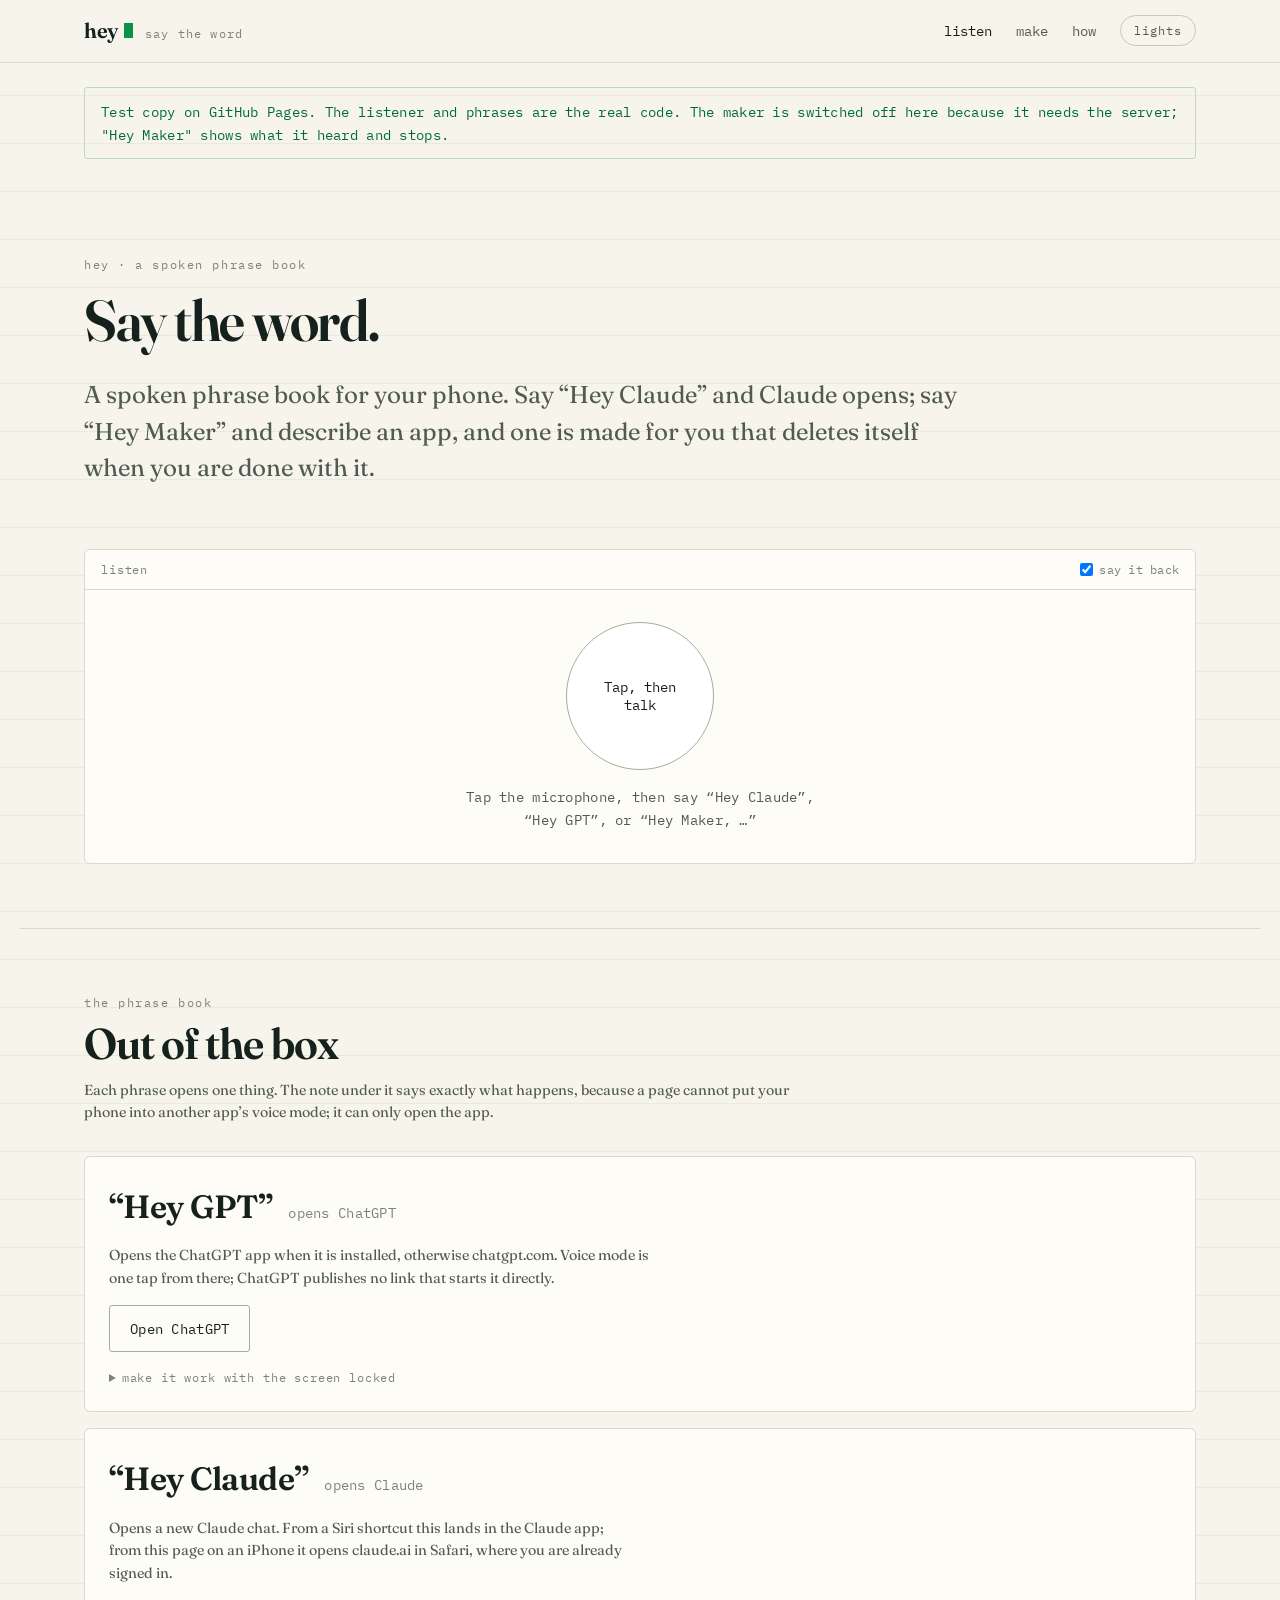
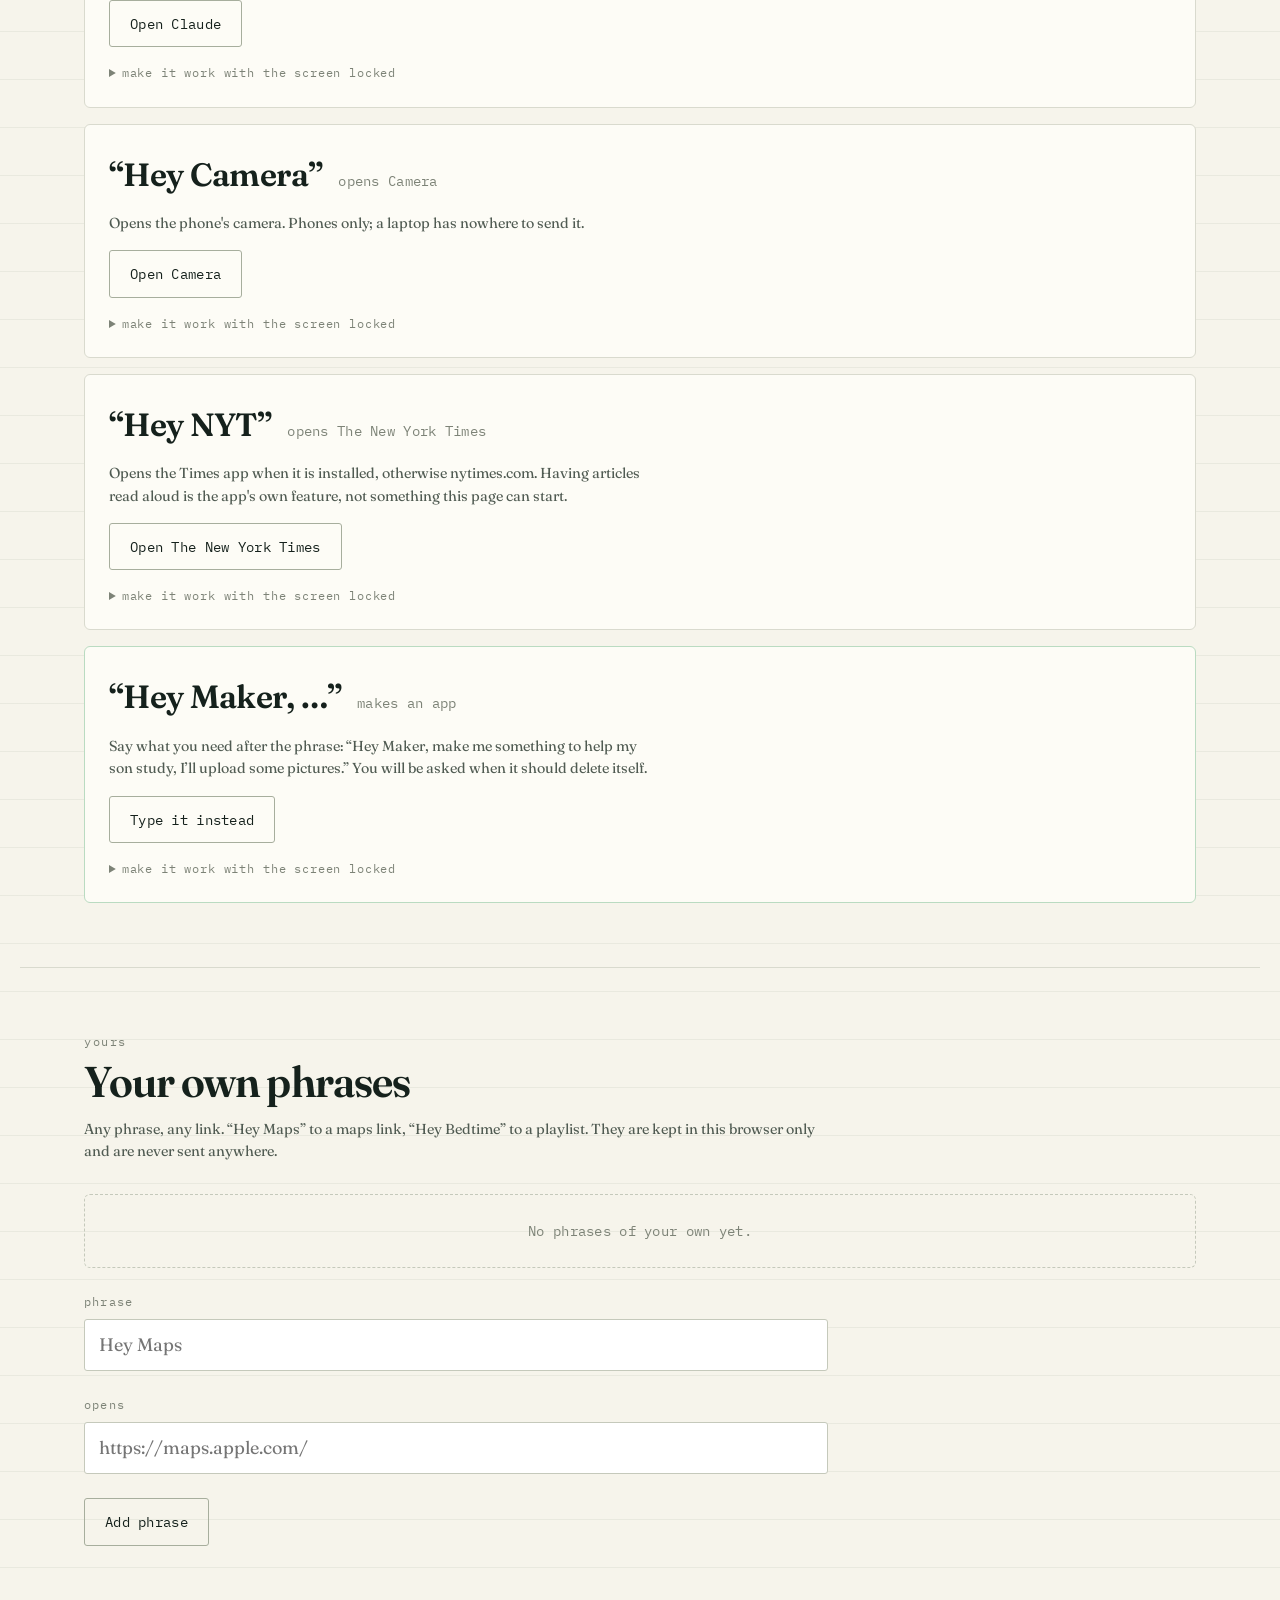
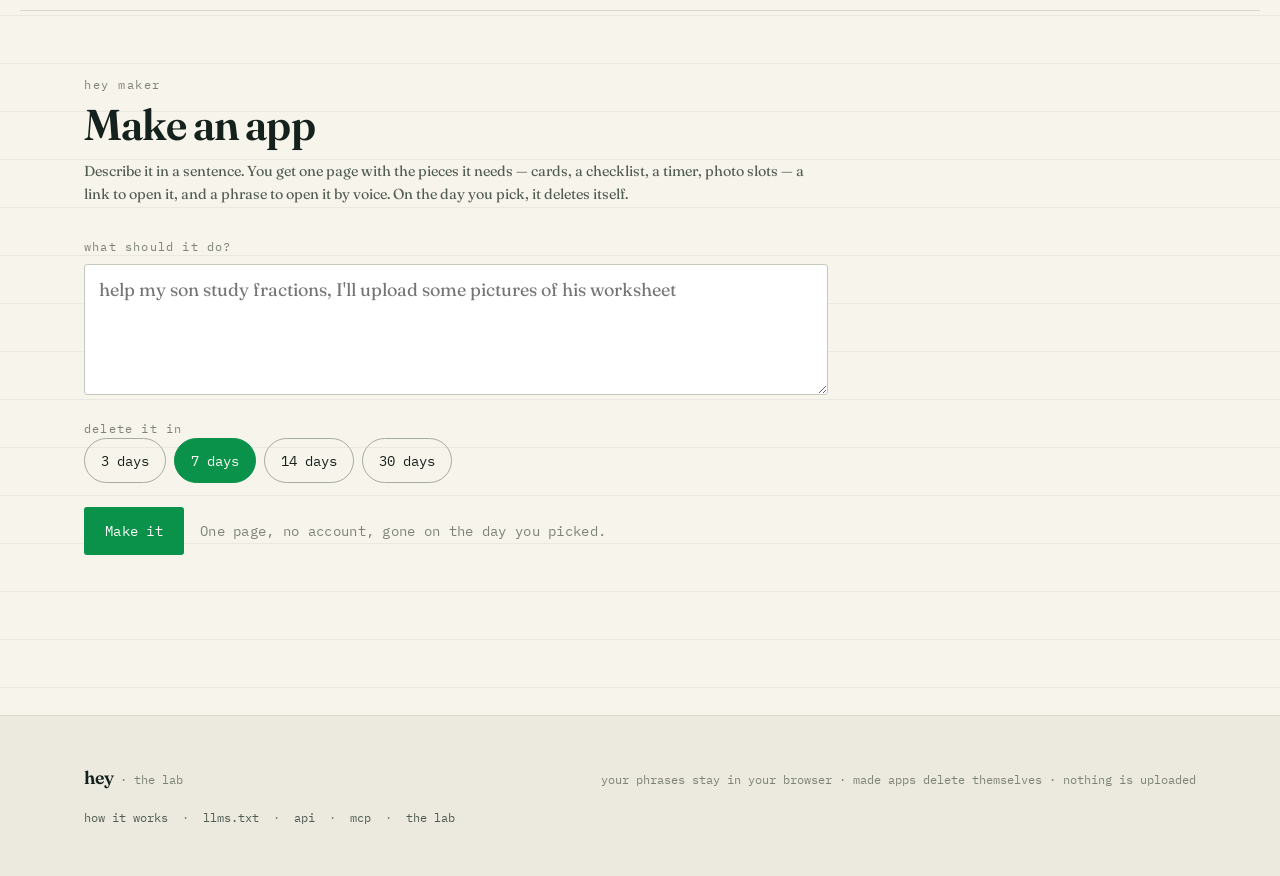
<file: index.html>
<!doctype html>
<html lang="en">
<head>
<meta charset="utf-8">
<meta name="viewport" content="width=device-width, initial-scale=1">
<title>Hey — say the word</title>
<meta name="description" content="A spoken phrase book for your phone. Say “Hey Claude” and Claude opens; say “Hey Maker” and describe an app, and one is made for you that deletes itself when you are done with it.">
<link rel="canonical" href="https://pflantzdog27.github.io/Hey-test/">
<meta name="robots" content="index, follow, max-image-preview:large">

<meta property="og:type" content="website">
<meta property="og:title" content="Hey — say the word">
<meta property="og:description" content="A spoken phrase book for your phone. Say “Hey Claude” and Claude opens; say “Hey Maker” and describe an app, and one is made for you that deletes itself when you are done with it.">
<meta property="og:url" content="https://pflantzdog27.github.io/Hey-test/">

<meta name="twitter:card" content="summary">

<meta name="theme-color" media="(prefers-color-scheme: dark)" content="#1c211d">
<meta name="theme-color" media="(prefers-color-scheme: light)" content="#f5f2ea">
<link rel="icon" href="favicon.svg" type="image/svg+xml">

<script>/* Runs before first paint so a returning visitor never sees the wrong theme
   flash. Kept deliberately tiny — its SHA-256 is baked into the CSP at build
   time, so every byte here is load-bearing. */
try{var t=localStorage.getItem('lab.theme');if(t==='light'||t==='dark')document.documentElement.setAttribute('data-theme',t)}catch(e){}
</script>

<link rel="preconnect" href="https://fonts.googleapis.com">
<link rel="preconnect" href="https://fonts.gstatic.com" crossorigin>
<link rel="stylesheet" href="https://fonts.googleapis.com/css2?family=Fraunces:ital,opsz,wght@0,9..144,300..900;1,9..144,300..900&amp;family=IBM+Plex+Mono:ital,wght@0,400;0,500;0,600;1,400&amp;display=swap">
<link rel="stylesheet" href="assets/hey.b710f0da8b.css">
<script src="assets/hey.450ac1e7c8.js" defer></script>

<link rel="manifest" href="manifest.webmanifest" />
</head>
<body>

      <a class="skip-link" href="#main">Skip to content</a>
      <header class="site-nav">
    <div class="frame nav-inner">
      <a href="./" class="nav-mark">
        <span class="nav-mark-name">hey</span
        ><span class="nav-mark-cursor" aria-hidden="true"></span>
        <span class="nav-mark-tag">say the word</span>
      </a>
      <nav class="nav-links" aria-label="Site">
        <a href="./" class="nav-link" aria-current="page"
      >listen</a
    > <a href="make" class="nav-link" 
      >make</a
    > <a href="how" class="nav-link" 
      >how</a
    >
        <button type="button" class="theme-toggle" data-theme-toggle aria-label="Toggle color theme">
          lights
        </button>
      </nav>
    </div>
  </header>
      <main id="main"><div class="frame"><p class="notice mono" role="status">Test copy on GitHub Pages. The listener and phrases are the real code. The maker is switched off here because it needs the server; "Hey Maker" shows what it heard and stops.</p></div>
      

      <section class="frame hero">
        <p class="eyebrow">hey · a spoken phrase book</p>
        <h1 class="hero-title">Say the word.</h1>
        <p class="hero-lede">A spoken phrase book for your phone. Say “Hey Claude” and Claude opens; say “Hey Maker” and describe an app, and one is made for you that deletes itself when you are done with it.</p>
      </section>

      <section class="frame band band--first" aria-labelledby="listen-h">
        <div class="listen panel" data-listener>
          <div class="panel-head">
            <span id="listen-h">listen</span>
            <label class="speak-toggle"><input type="checkbox" data-speak checked /> say it back</label>
          </div>
          <div class="panel-body listen-body">
            <button type="button" class="mic" data-listen aria-pressed="false" disabled>
              <span class="mic-ring" aria-hidden="true"></span>
              <span class="mic-label">Tap, then talk</span>
            </button>
            <p class="listen-status mono" data-status aria-live="polite">
              Voice needs JavaScript and a browser that can hear (Safari on iPhone, Chrome on Android).
              Every phrase below also works with a tap.
            </p>
            <p class="listen-heard" data-heard aria-live="polite" hidden></p>
          </div>
        </div>

        <div class="panel make-ask" data-make-panel hidden>
          <div class="panel-head"><span>hey maker</span><button type="button" class="btn btn--ghost" data-make-cancel>cancel</button></div>
          <div class="panel-body">
            <p class="make-ask-brief">“<span data-make-heard></span>”</p>
            <p class="mono">Delete it in how many days? Say a number, or tap one.</p>
            <p class="days-row">
              <button type="button" class="btn btn--line" data-make-days="3">3 days</button><button type="button" class="btn btn--line" data-make-days="7">7 days</button><button type="button" class="btn btn--line" data-make-days="14">14 days</button><button type="button" class="btn btn--line" data-make-days="30">30 days</button>
            </p>
          </div>
        </div>
      </section>

      <section class="frame band" aria-labelledby="book-h">
        <div class="section-head">
          <p class="eyebrow">the phrase book</p>
          <h2 id="book-h">Out of the box</h2>
          <p class="section-note">
            Each phrase opens one thing. The note under it says exactly what happens, because a page
            cannot put your phone into another app’s voice mode; it can only open the app.
          </p>
        </div>
        <ul class="phrases">
          <li class="phrase" data-target="gpt">
    <div class="phrase-say">
      <span class="phrase-text">“Hey GPT”</span>
      <span class="mono phrase-name">opens ChatGPT</span>
    </div>
    <p class="phrase-note">Opens the ChatGPT app when it is installed, otherwise chatgpt.com. Voice mode is one tap from there; ChatGPT publishes no link that starts it directly.</p>
    <p class="phrase-actions">
      <a class="btn btn--line" href="go/gpt/" data-go="gpt">Open ChatGPT</a>
    </p>
    <details class="howto">
    <summary class="mono">make it work with the screen locked</summary>
    <div class="howto-body">
      <p>
        A web page cannot listen while your phone is in your pocket; only Siri and Google Assistant
        can. So give them the phrase and point it at this link:
      </p>
      <p class="mono howto-url"><code>https://pflantzdog27.github.io/Hey-test/go/gpt</code></p>
      <ol>
        <li>
          <strong>iPhone.</strong> Shortcuts → <em>+</em> → name it <em>Hey GPT</em> → add the
          action <em>Open URLs</em> and paste the link. Then say “Siri, Hey GPT”.
        </li>
        <li>
          <strong>Android.</strong> Google Assistant → Routines → <em>New</em> → starter
          <em>When I say “Hey GPT”</em> → add the action <em>Try adding your own</em> and type
          <em>open https://pflantzdog27.github.io/Hey-test/go/gpt</em>.
        </li>
      </ol>
    </div>
  </details>
  </li><li class="phrase" data-target="claude">
    <div class="phrase-say">
      <span class="phrase-text">“Hey Claude”</span>
      <span class="mono phrase-name">opens Claude</span>
    </div>
    <p class="phrase-note">Opens a new Claude chat. From a Siri shortcut this lands in the Claude app; from this page on an iPhone it opens claude.ai in Safari, where you are already signed in.</p>
    <p class="phrase-actions">
      <a class="btn btn--line" href="go/claude/" data-go="claude">Open Claude</a>
    </p>
    <details class="howto">
    <summary class="mono">make it work with the screen locked</summary>
    <div class="howto-body">
      <p>
        A web page cannot listen while your phone is in your pocket; only Siri and Google Assistant
        can. So give them the phrase and point it at this link:
      </p>
      <p class="mono howto-url"><code>https://pflantzdog27.github.io/Hey-test/go/claude</code></p>
      <ol>
        <li>
          <strong>iPhone.</strong> Shortcuts → <em>+</em> → name it <em>Hey Claude</em> → add the
          action <em>Open URLs</em> and paste the link. Then say “Siri, Hey Claude”.
        </li>
        <li>
          <strong>Android.</strong> Google Assistant → Routines → <em>New</em> → starter
          <em>When I say “Hey Claude”</em> → add the action <em>Try adding your own</em> and type
          <em>open https://pflantzdog27.github.io/Hey-test/go/claude</em>.
        </li>
      </ol>
    </div>
  </details>
  </li><li class="phrase" data-target="camera">
    <div class="phrase-say">
      <span class="phrase-text">“Hey Camera”</span>
      <span class="mono phrase-name">opens Camera</span>
    </div>
    <p class="phrase-note">Opens the phone&#39;s camera. Phones only; a laptop has nowhere to send it.</p>
    <p class="phrase-actions">
      <a class="btn btn--line" href="go/camera/" data-go="camera">Open Camera</a>
    </p>
    <details class="howto">
    <summary class="mono">make it work with the screen locked</summary>
    <div class="howto-body">
      <p>
        A web page cannot listen while your phone is in your pocket; only Siri and Google Assistant
        can. So give them the phrase and point it at this link:
      </p>
      <p class="mono howto-url"><code>https://pflantzdog27.github.io/Hey-test/go/camera</code></p>
      <ol>
        <li>
          <strong>iPhone.</strong> Shortcuts → <em>+</em> → name it <em>Hey Camera</em> → add the
          action <em>Open URLs</em> and paste the link. Then say “Siri, Hey Camera”.
        </li>
        <li>
          <strong>Android.</strong> Google Assistant → Routines → <em>New</em> → starter
          <em>When I say “Hey Camera”</em> → add the action <em>Try adding your own</em> and type
          <em>open https://pflantzdog27.github.io/Hey-test/go/camera</em>.
        </li>
      </ol>
    </div>
  </details>
  </li><li class="phrase" data-target="nyt">
    <div class="phrase-say">
      <span class="phrase-text">“Hey NYT”</span>
      <span class="mono phrase-name">opens The New York Times</span>
    </div>
    <p class="phrase-note">Opens the Times app when it is installed, otherwise nytimes.com. Having articles read aloud is the app&#39;s own feature, not something this page can start.</p>
    <p class="phrase-actions">
      <a class="btn btn--line" href="go/nyt/" data-go="nyt">Open The New York Times</a>
    </p>
    <details class="howto">
    <summary class="mono">make it work with the screen locked</summary>
    <div class="howto-body">
      <p>
        A web page cannot listen while your phone is in your pocket; only Siri and Google Assistant
        can. So give them the phrase and point it at this link:
      </p>
      <p class="mono howto-url"><code>https://pflantzdog27.github.io/Hey-test/go/nyt</code></p>
      <ol>
        <li>
          <strong>iPhone.</strong> Shortcuts → <em>+</em> → name it <em>Hey NYT</em> → add the
          action <em>Open URLs</em> and paste the link. Then say “Siri, Hey NYT”.
        </li>
        <li>
          <strong>Android.</strong> Google Assistant → Routines → <em>New</em> → starter
          <em>When I say “Hey NYT”</em> → add the action <em>Try adding your own</em> and type
          <em>open https://pflantzdog27.github.io/Hey-test/go/nyt</em>.
        </li>
      </ol>
    </div>
  </details>
  </li>
          <li class="phrase phrase--maker" data-target="maker">
            <div class="phrase-say">
              <span class="phrase-text">“Hey Maker, …”</span>
              <span class="mono phrase-name">makes an app</span>
            </div>
            <p class="phrase-note">
              Say what you need after the phrase: “Hey Maker, make me something to help my son study,
              I’ll upload some pictures.” You will be asked when it should delete itself.
            </p>
            <p class="phrase-actions"><a class="btn btn--line" href="make">Type it instead</a></p>
            <details class="howto">
    <summary class="mono">make it work with the screen locked</summary>
    <div class="howto-body">
      <p>
        A web page cannot listen while your phone is in your pocket; only Siri and Google Assistant
        can. So give them the phrase and point it at this link:
      </p>
      <p class="mono howto-url"><code>https://pflantzdog27.github.io/Hey-test/make</code></p>
      <ol>
        <li>
          <strong>iPhone.</strong> Shortcuts → <em>+</em> → name it <em>Maker</em> → add the
          action <em>Open URLs</em> and paste the link. Then say “Siri, Maker”.
        </li>
        <li>
          <strong>Android.</strong> Google Assistant → Routines → <em>New</em> → starter
          <em>When I say “Maker”</em> → add the action <em>Try adding your own</em> and type
          <em>open https://pflantzdog27.github.io/Hey-test/make</em>.
        </li>
      </ol>
    </div>
  </details>
          </li>
        </ul>
      </section>

      <section class="frame band" aria-labelledby="mine-h" data-personal>
        <div class="section-head">
          <p class="eyebrow">yours</p>
          <h2 id="mine-h">Your own phrases</h2>
          <p class="section-note">
            Any phrase, any link. “Hey Maps” to a maps link, “Hey Bedtime” to a playlist. They are
            kept in this browser only and are never sent anywhere.
          </p>
        </div>
        <ul class="phrases phrases--personal" data-personal-list>
          <li class="empty mono" data-personal-empty>
            Adding a phrase needs JavaScript, because the list lives in your browser.
          </li>
        </ul>
        <form class="personal-form" data-personal-form hidden>
          <label class="field">
            <span class="field-label mono">phrase</span>
            <input name="phrase" type="text" maxlength="40" required placeholder="Hey Maps" />
          </label>
          <label class="field">
            <span class="field-label mono">opens</span>
            <input name="url" type="url" maxlength="500" required placeholder="https://maps.apple.com/" inputmode="url" />
          </label>
          <p class="form-actions"><button type="submit" class="btn btn--line">Add phrase</button></p>
        </form>
      </section>

      <section class="frame band" aria-labelledby="make-h" id="make">
        <div class="section-head">
          <p class="eyebrow">hey maker</p>
          <h2 id="make-h">Make an app</h2>
          <p class="section-note">
            Describe it in a sentence. You get one page with the pieces it needs — cards, a checklist,
            a timer, photo slots — a link to open it, and a phrase to open it by voice. On the day you
            pick, it deletes itself.
          </p>
        </div>
        <form class="make-form" method="get" action="make" data-make-form>
    <label class="field">
      <span class="field-label mono">what should it do?</span>
      <textarea name="brief" rows="4" maxlength="600" required
        placeholder="help my son study fractions, I'll upload some pictures of his worksheet" data-make-brief></textarea>
    </label>
    <fieldset class="field days">
      <legend class="field-label mono">delete it in</legend>
      <div class="days-row">
        <label class="day">
            <input type="radio" name="days" value="3"  />
            <span>3 days</span>
          </label><label class="day">
            <input type="radio" name="days" value="7" checked />
            <span>7 days</span>
          </label><label class="day">
            <input type="radio" name="days" value="14"  />
            <span>14 days</span>
          </label><label class="day">
            <input type="radio" name="days" value="30"  />
            <span>30 days</span>
          </label>
      </div>
    </fieldset>
    <p class="form-actions">
      <button type="submit" class="btn btn--solid">Make it</button>
      <span class="mono form-note">One page, no account, gone on the day you picked.</span>
    </p>
  </form>
        <div class="my-apps" data-my-apps hidden>
          <h3 class="mono">Made on this device</h3>
          <ul data-my-apps-list></ul>
        </div>
      </section>
    </main>
      <footer class="colophon">
    <div class="frame colophon-inner">
      <span class="c-mark">hey<span class="c-mark-tag">·&nbsp;the lab</span></span>
      <span>your phrases stay in your browser · made apps delete themselves · nothing is uploaded</span>
      <span class="c-links">
        <a href="how">how it works</a> &nbsp;·&nbsp; <a href="https://github.com/pflantzdog27/hey-test">llms.txt</a> &nbsp;·&nbsp;
        <a href="https://github.com/pflantzdog27/hey-test">api</a> &nbsp;·&nbsp; <a href="https://github.com/pflantzdog27/hey-test">mcp</a> &nbsp;·&nbsp;
        <a href="https://pflantzer.com">the lab</a>
      </span>
    </div>
  </footer>
      <script type="application/json" id="hey-data">{"targets":[{"slug":"gpt","name":"ChatGPT","phrase":"Hey GPT","aliases":["gpt","g p t","chat gpt","chatgpt","chat g p t","jpt"],"web":"https://chatgpt.com/","ios":"chatgpt://","android":"https://chatgpt.com/"},{"slug":"claude","name":"Claude","phrase":"Hey Claude","aliases":["claude","claud","clod","clawed","cloud","klaud"],"web":"https://claude.ai/new","ios":"https://claude.ai/new","android":"https://claude.ai/new"},{"slug":"camera","name":"Camera","phrase":"Hey Camera","aliases":["camera","cam","photo","take a picture","take a photo"],"web":null,"ios":"camera://","android":"intent:#Intent;action=android.media.action.STILL_IMAGE_CAMERA;end"},{"slug":"nyt","name":"The New York Times","phrase":"Hey NYT","aliases":["nyt","n y t","times","new york times","the times","nytimes","and why tea"],"web":"https://www.nytimes.com/","ios":"nytimes://","android":"https://www.nytimes.com/"}],"maker":{"phrase":"Hey Maker","aliases":["maker","make her","baker","makeup","make a","make me","maker app"]}}</script>
    
</body>
</html>
</file>
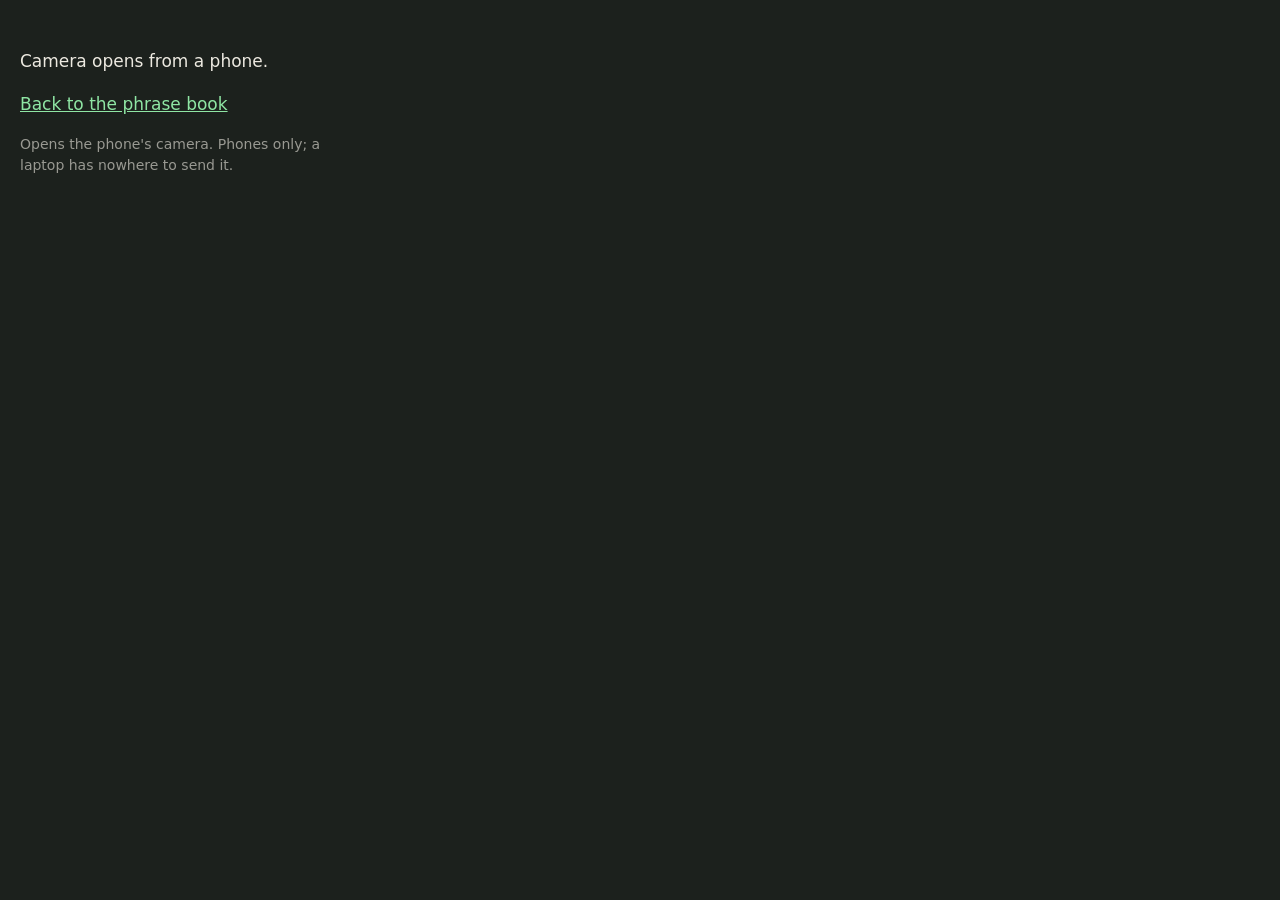
<file: go/camera/index.html>
<!doctype html>
<html lang="en"><head><meta charset="utf-8"><meta name="viewport" content="width=device-width,initial-scale=1">
<meta name="robots" content="noindex"><title>Opening Camera</title>
<style>body{font:17px/1.5 -apple-system,system-ui,sans-serif;margin:0;padding:32px 20px;background:#1c211d;color:#ece9e0}a{color:#8fe6a4}p{max-width:36ch}</style>
</head><body>
<p id="msg">Opening Camera…</p>
<p><a id="link" href="../../">Back to the phrase book</a></p>
<p style="opacity:.6;font-size:14px">Opens the phone&#39;s camera. Phones only; a laptop has nowhere to send it.</p>
<script>
(function () {
  var t = {"ios":"camera://","android":"intent:#Intent;action=android.media.action.STILL_IMAGE_CAMERA;end","web":null};
  var ua = navigator.userAgent;
  var p = /iPhone|iPad|iPod/i.test(ua) ? 'ios' : /Android/i.test(ua) ? 'android' : 'other';
  var href = (p === 'ios' && t.ios) || (p === 'android' && t.android) || t.web;
  if (!href) { document.getElementById('msg').textContent = "Camera" + ' opens from a phone.'; return; }
  document.getElementById('link').href = href;
  location.href = href;
  if (t.web && href !== t.web) setTimeout(function () { if (!document.hidden) location.href = t.web; }, 1600);
})();
</script>
</body></html>
</file>
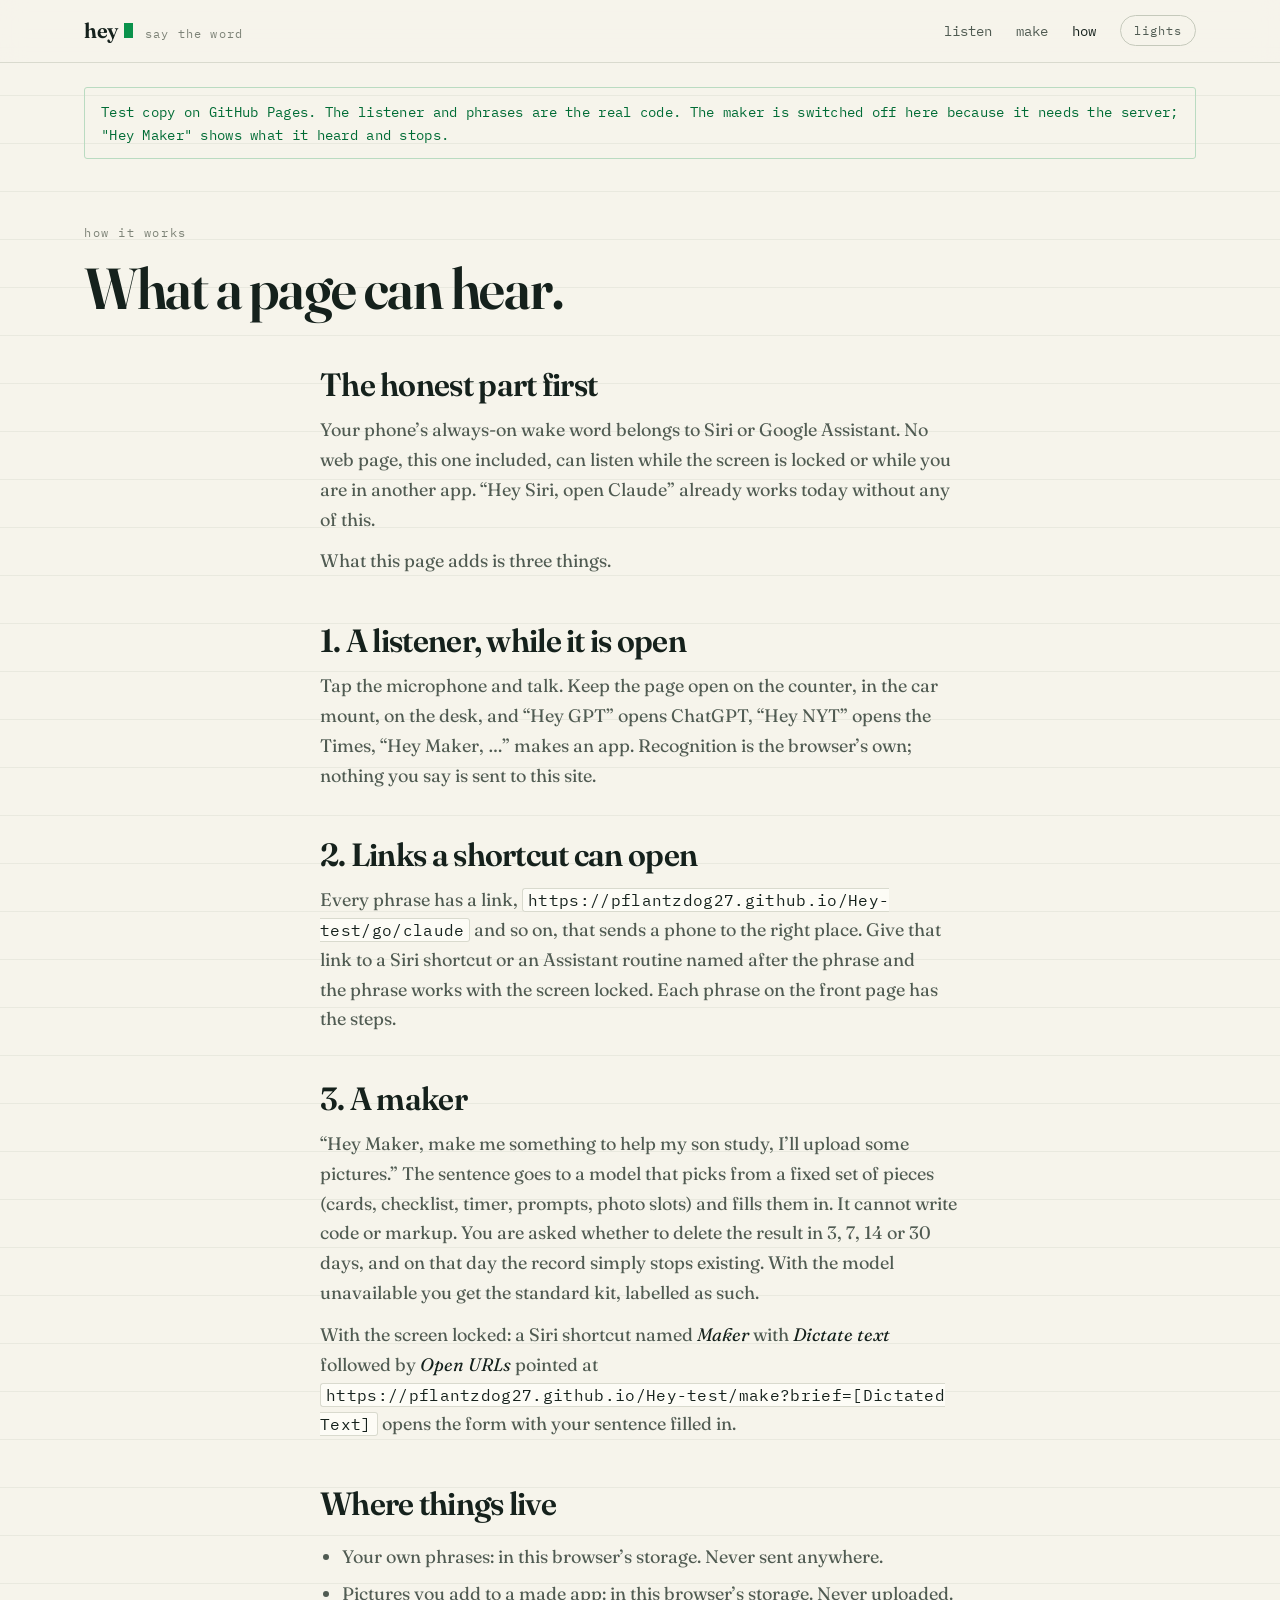
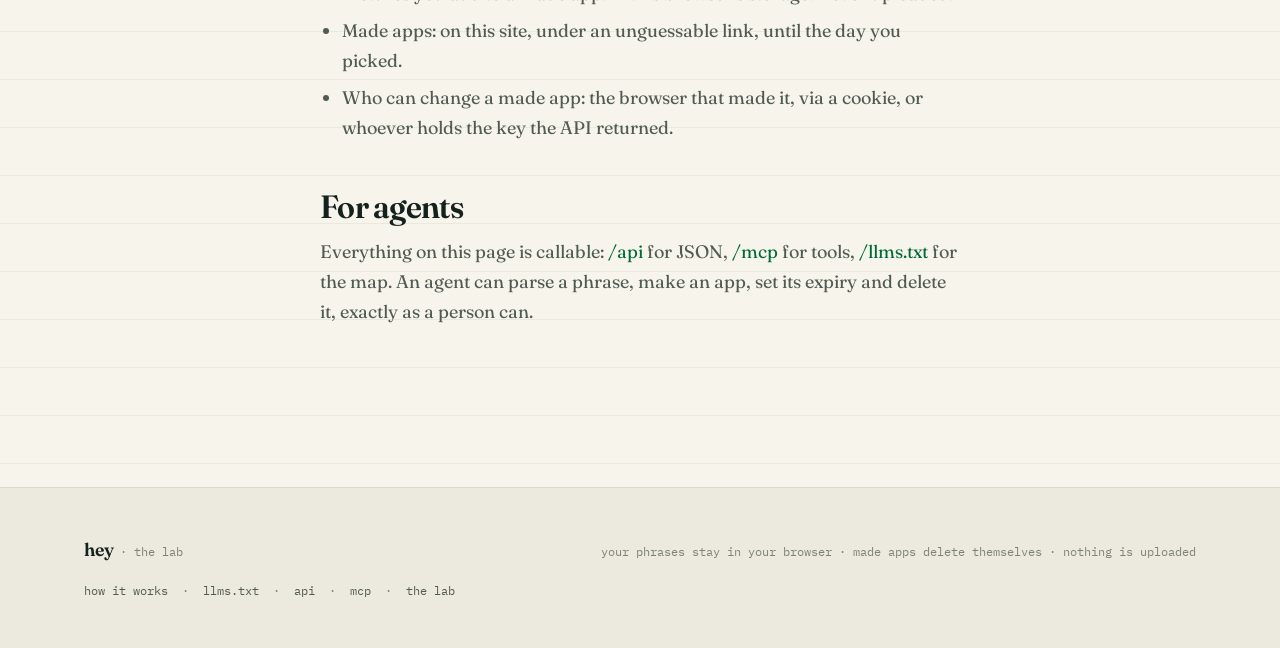
<file: how.html>
<!doctype html>
<html lang="en">
<head>
<meta charset="utf-8">
<meta name="viewport" content="width=device-width, initial-scale=1">
<title>How Hey works</title>
<meta name="description" content="What a web page can and cannot do with your voice, and the three ways to use this one.">
<link rel="canonical" href="https://pflantzdog27.github.io/Hey-test/how">
<meta name="robots" content="index, follow, max-image-preview:large">

<meta property="og:type" content="website">
<meta property="og:title" content="How Hey works">
<meta property="og:description" content="What a web page can and cannot do with your voice, and the three ways to use this one.">
<meta property="og:url" content="https://pflantzdog27.github.io/Hey-test/how">

<meta name="twitter:card" content="summary">

<meta name="theme-color" media="(prefers-color-scheme: dark)" content="#1c211d">
<meta name="theme-color" media="(prefers-color-scheme: light)" content="#f5f2ea">
<link rel="icon" href="favicon.svg" type="image/svg+xml">

<script>/* Runs before first paint so a returning visitor never sees the wrong theme
   flash. Kept deliberately tiny — its SHA-256 is baked into the CSP at build
   time, so every byte here is load-bearing. */
try{var t=localStorage.getItem('lab.theme');if(t==='light'||t==='dark')document.documentElement.setAttribute('data-theme',t)}catch(e){}
</script>

<link rel="preconnect" href="https://fonts.googleapis.com">
<link rel="preconnect" href="https://fonts.gstatic.com" crossorigin>
<link rel="stylesheet" href="https://fonts.googleapis.com/css2?family=Fraunces:ital,opsz,wght@0,9..144,300..900;1,9..144,300..900&amp;family=IBM+Plex+Mono:ital,wght@0,400;0,500;0,600;1,400&amp;display=swap">
<link rel="stylesheet" href="assets/hey.b710f0da8b.css">
<script src="assets/hey.450ac1e7c8.js" defer></script>

<link rel="manifest" href="manifest.webmanifest" />
</head>
<body>

      <a class="skip-link" href="#main">Skip to content</a>
      <header class="site-nav">
    <div class="frame nav-inner">
      <a href="./" class="nav-mark">
        <span class="nav-mark-name">hey</span
        ><span class="nav-mark-cursor" aria-hidden="true"></span>
        <span class="nav-mark-tag">say the word</span>
      </a>
      <nav class="nav-links" aria-label="Site">
        <a href="./" class="nav-link" 
      >listen</a
    > <a href="make" class="nav-link" 
      >make</a
    > <a href="how" class="nav-link" aria-current="page"
      >how</a
    >
        <button type="button" class="theme-toggle" data-theme-toggle aria-label="Toggle color theme">
          lights
        </button>
      </nav>
    </div>
  </header>
      <main id="main"><div class="frame"><p class="notice mono" role="status">Test copy on GitHub Pages. The listener and phrases are the real code. The maker is switched off here because it needs the server; "Hey Maker" shows what it heard and stops.</p></div>
      <section class="frame hero hero--short">
        <p class="eyebrow">how it works</p>
        <h1 class="hero-title">What a page can hear.</h1>
      </section>
      <section class="frame band band--first prose how">
        <h2>The honest part first</h2>
        <p>
          Your phone’s always-on wake word belongs to Siri or Google Assistant. No web page, this one
          included, can listen while the screen is locked or while you are in another app. “Hey
          Siri, open Claude” already works today without any of this.
        </p>
        <p>What this page adds is three things.</p>

        <h2>1. A listener, while it is open</h2>
        <p>
          Tap the microphone and talk. Keep the page open on the counter, in the car mount, on the
          desk, and “Hey GPT” opens ChatGPT, “Hey NYT” opens the Times, “Hey Maker, …” makes an
          app. Recognition is the browser’s own; nothing you say is sent to this site.
        </p>

        <h2>2. Links a shortcut can open</h2>
        <p>
          Every phrase has a link, <code class="mono">https://pflantzdog27.github.io/Hey-test/go/claude</code> and so on, that sends
          a phone to the right place. Give that link to a Siri shortcut or an Assistant routine named
          after the phrase and the phrase works with the screen locked. Each phrase on the front page
          has the steps.
        </p>

        <h2>3. A maker</h2>
        <p>
          “Hey Maker, make me something to help my son study, I’ll upload some pictures.” The
          sentence goes to a model that picks from a fixed set of pieces (cards, checklist, timer,
          prompts, photo slots) and fills them in. It cannot write code or markup. You are asked
          whether to delete the result in 3, 7, 14 or 30 days, and on that day the record simply
          stops existing. With the model unavailable you get the standard kit, labelled as such.
        </p>
        <p>
          With the screen locked: a Siri shortcut named <em>Maker</em> with <em>Dictate text</em>
          followed by <em>Open URLs</em> pointed at
          <code class="mono">https://pflantzdog27.github.io/Hey-test/make?brief=[Dictated Text]</code> opens the form with your
          sentence filled in.
        </p>

        <h2>Where things live</h2>
        <ul>
          <li>Your own phrases: in this browser’s storage. Never sent anywhere.</li>
          <li>Pictures you add to a made app: in this browser’s storage. Never uploaded.</li>
          <li>Made apps: on this site, under an unguessable link, until the day you picked.</li>
          <li>Who can change a made app: the browser that made it, via a cookie, or whoever holds the key the API returned.</li>
        </ul>

        <h2>For agents</h2>
        <p>
          Everything on this page is callable: <a href="https://github.com/pflantzdog27/hey-test">/api</a> for JSON,
          <a href="https://github.com/pflantzdog27/hey-test">/mcp</a> for tools, <a href="https://github.com/pflantzdog27/hey-test">/llms.txt</a> for the map. An agent
          can parse a phrase, make an app, set its expiry and delete it, exactly as a person can.
        </p>
      </section>
    </main>
      <footer class="colophon">
    <div class="frame colophon-inner">
      <span class="c-mark">hey<span class="c-mark-tag">·&nbsp;the lab</span></span>
      <span>your phrases stay in your browser · made apps delete themselves · nothing is uploaded</span>
      <span class="c-links">
        <a href="how">how it works</a> &nbsp;·&nbsp; <a href="https://github.com/pflantzdog27/hey-test">llms.txt</a> &nbsp;·&nbsp;
        <a href="https://github.com/pflantzdog27/hey-test">api</a> &nbsp;·&nbsp; <a href="https://github.com/pflantzdog27/hey-test">mcp</a> &nbsp;·&nbsp;
        <a href="https://pflantzer.com">the lab</a>
      </span>
    </div>
  </footer>
      
    
</body>
</html>
</file>
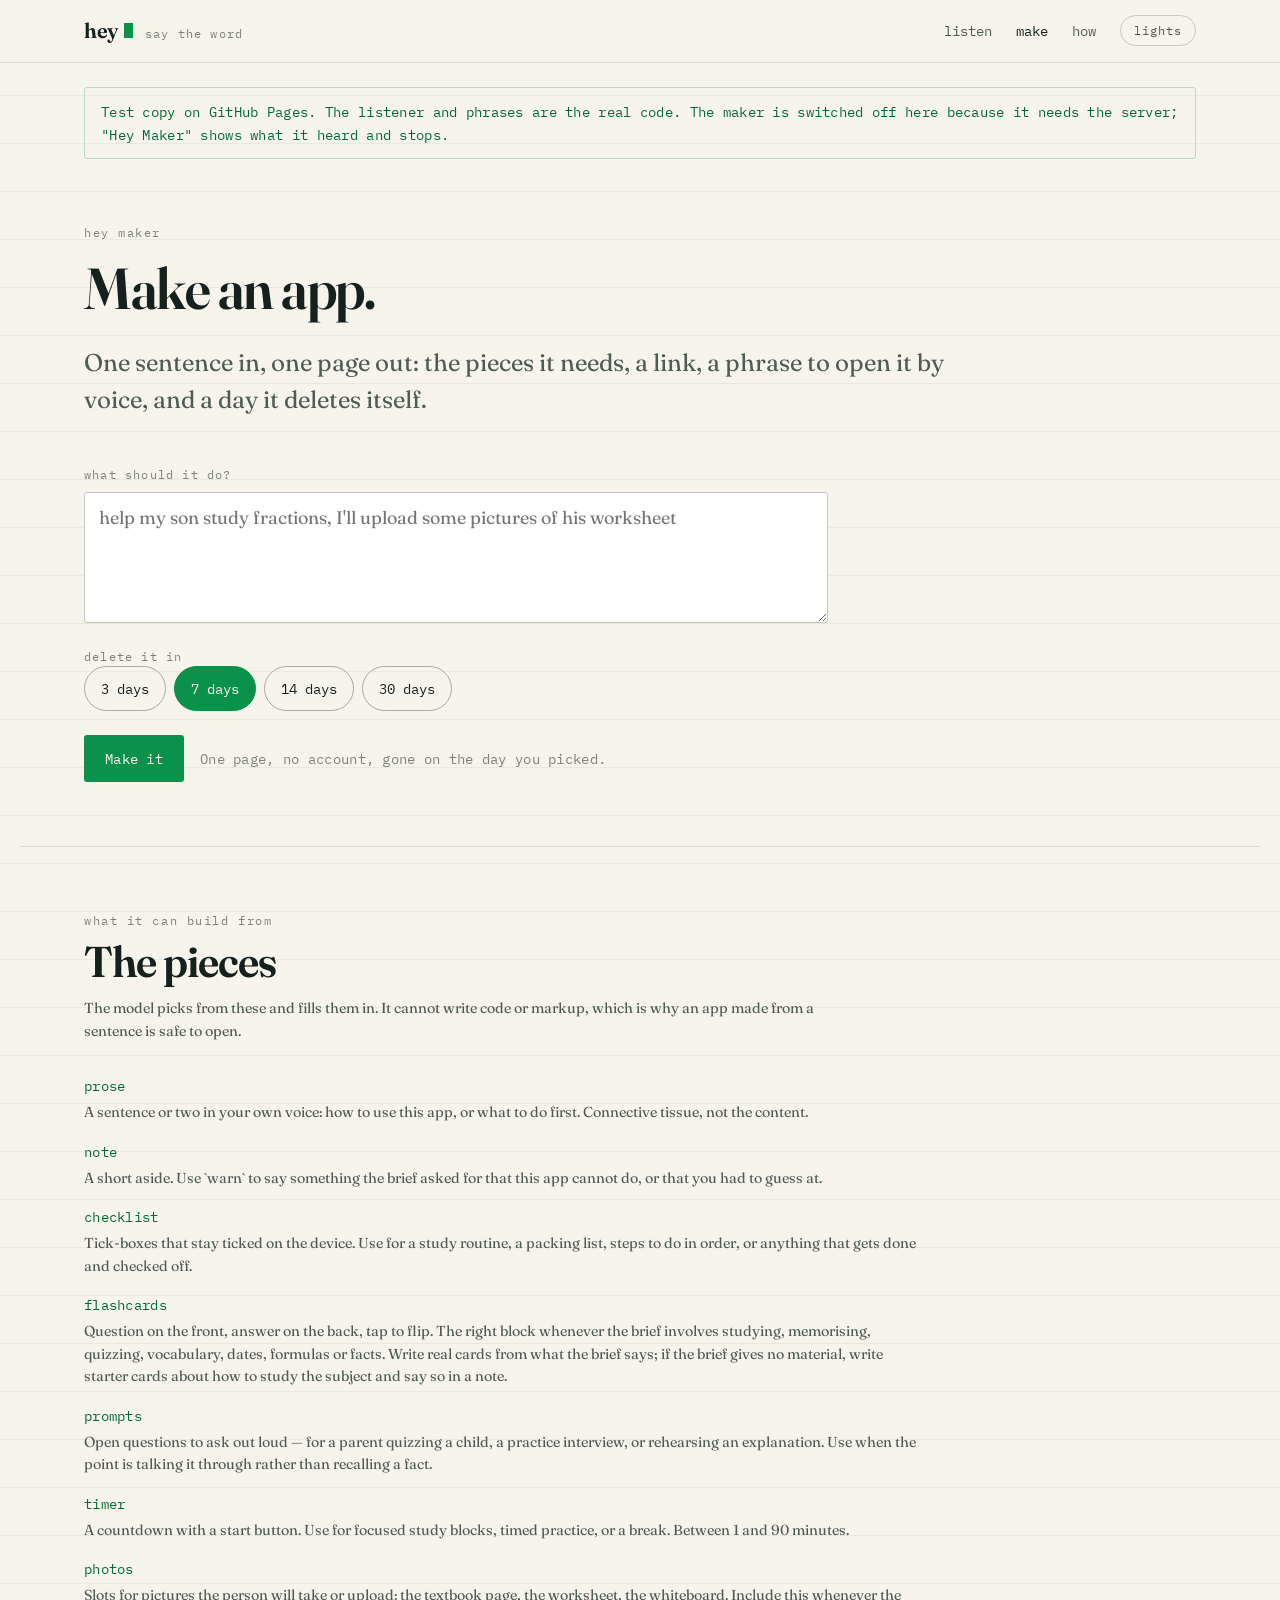
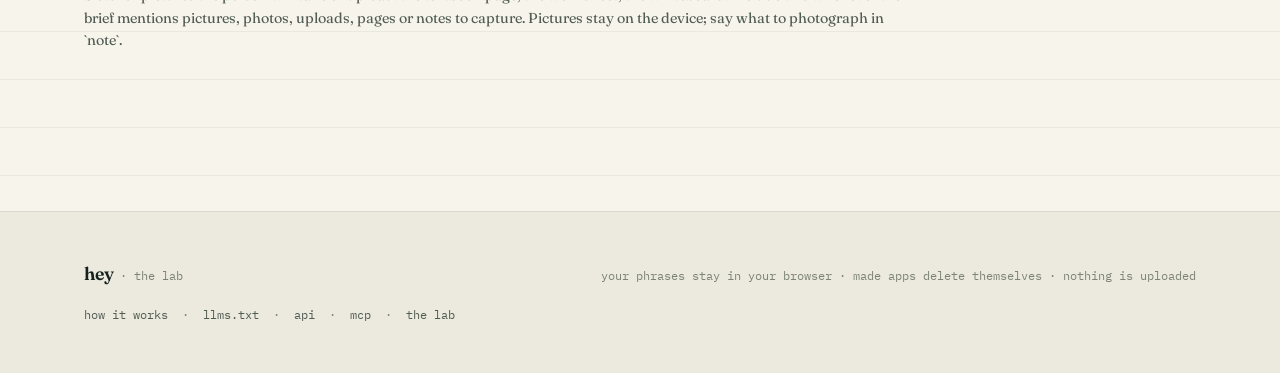
<file: make.html>
<!doctype html>
<html lang="en">
<head>
<meta charset="utf-8">
<meta name="viewport" content="width=device-width, initial-scale=1">
<title>Hey Maker — make an app</title>
<meta name="description" content="Describe a small app in a sentence and get one that deletes itself on the day you pick.">
<link rel="canonical" href="https://pflantzdog27.github.io/Hey-test/make">
<meta name="robots" content="index, follow, max-image-preview:large">

<meta property="og:type" content="website">
<meta property="og:title" content="Hey Maker — make an app">
<meta property="og:description" content="Describe a small app in a sentence and get one that deletes itself on the day you pick.">
<meta property="og:url" content="https://pflantzdog27.github.io/Hey-test/make">

<meta name="twitter:card" content="summary">

<meta name="theme-color" media="(prefers-color-scheme: dark)" content="#1c211d">
<meta name="theme-color" media="(prefers-color-scheme: light)" content="#f5f2ea">
<link rel="icon" href="favicon.svg" type="image/svg+xml">

<script>/* Runs before first paint so a returning visitor never sees the wrong theme
   flash. Kept deliberately tiny — its SHA-256 is baked into the CSP at build
   time, so every byte here is load-bearing. */
try{var t=localStorage.getItem('lab.theme');if(t==='light'||t==='dark')document.documentElement.setAttribute('data-theme',t)}catch(e){}
</script>

<link rel="preconnect" href="https://fonts.googleapis.com">
<link rel="preconnect" href="https://fonts.gstatic.com" crossorigin>
<link rel="stylesheet" href="https://fonts.googleapis.com/css2?family=Fraunces:ital,opsz,wght@0,9..144,300..900;1,9..144,300..900&amp;family=IBM+Plex+Mono:ital,wght@0,400;0,500;0,600;1,400&amp;display=swap">
<link rel="stylesheet" href="assets/hey.b710f0da8b.css">
<script src="assets/hey.450ac1e7c8.js" defer></script>

<link rel="manifest" href="manifest.webmanifest" />
</head>
<body>

      <a class="skip-link" href="#main">Skip to content</a>
      <header class="site-nav">
    <div class="frame nav-inner">
      <a href="./" class="nav-mark">
        <span class="nav-mark-name">hey</span
        ><span class="nav-mark-cursor" aria-hidden="true"></span>
        <span class="nav-mark-tag">say the word</span>
      </a>
      <nav class="nav-links" aria-label="Site">
        <a href="./" class="nav-link" 
      >listen</a
    > <a href="make" class="nav-link" aria-current="page"
      >make</a
    > <a href="how" class="nav-link" 
      >how</a
    >
        <button type="button" class="theme-toggle" data-theme-toggle aria-label="Toggle color theme">
          lights
        </button>
      </nav>
    </div>
  </header>
      <main id="main"><div class="frame"><p class="notice mono" role="status">Test copy on GitHub Pages. The listener and phrases are the real code. The maker is switched off here because it needs the server; "Hey Maker" shows what it heard and stops.</p></div>
      <section class="frame hero hero--short">
        <p class="eyebrow">hey maker</p>
        <h1 class="hero-title">Make an app.</h1>
        <p class="hero-lede">
          One sentence in, one page out: the pieces it needs, a link, a phrase to open it by voice,
          and a day it deletes itself.
        </p>
      </section>
      <section class="frame band band--first">
        
        <form class="make-form" method="get" action="make" data-make-form>
    <label class="field">
      <span class="field-label mono">what should it do?</span>
      <textarea name="brief" rows="4" maxlength="600" required
        placeholder="help my son study fractions, I'll upload some pictures of his worksheet" data-make-brief></textarea>
    </label>
    <fieldset class="field days">
      <legend class="field-label mono">delete it in</legend>
      <div class="days-row">
        <label class="day">
            <input type="radio" name="days" value="3"  />
            <span>3 days</span>
          </label><label class="day">
            <input type="radio" name="days" value="7" checked />
            <span>7 days</span>
          </label><label class="day">
            <input type="radio" name="days" value="14"  />
            <span>14 days</span>
          </label><label class="day">
            <input type="radio" name="days" value="30"  />
            <span>30 days</span>
          </label>
      </div>
    </fieldset>
    <p class="form-actions">
      <button type="submit" class="btn btn--solid">Make it</button>
      <span class="mono form-note">One page, no account, gone on the day you picked.</span>
    </p>
  </form>
      </section>
      <section class="frame band">
        <div class="section-head">
          <p class="eyebrow">what it can build from</p>
          <h2>The pieces</h2>
          <p class="section-note">
            The model picks from these and fills them in. It cannot write code or markup, which is
            why an app made from a sentence is safe to open.
          </p>
        </div>
        <dl class="pieces">
          <div class="piece"><dt class="mono">prose</dt><dd>A sentence or two in your own voice: how to use this app, or what to do first. Connective tissue, not the content.</dd></div><div class="piece"><dt class="mono">note</dt><dd>A short aside. Use `warn` to say something the brief asked for that this app cannot do, or that you had to guess at.</dd></div><div class="piece"><dt class="mono">checklist</dt><dd>Tick-boxes that stay ticked on the device. Use for a study routine, a packing list, steps to do in order, or anything that gets done and checked off.</dd></div><div class="piece"><dt class="mono">flashcards</dt><dd>Question on the front, answer on the back, tap to flip. The right block whenever the brief involves studying, memorising, quizzing, vocabulary, dates, formulas or facts. Write real cards from what the brief says; if the brief gives no material, write starter cards about how to study the subject and say so in a note.</dd></div><div class="piece"><dt class="mono">prompts</dt><dd>Open questions to ask out loud — for a parent quizzing a child, a practice interview, or rehearsing an explanation. Use when the point is talking it through rather than recalling a fact.</dd></div><div class="piece"><dt class="mono">timer</dt><dd>A countdown with a start button. Use for focused study blocks, timed practice, or a break. Between 1 and 90 minutes.</dd></div><div class="piece"><dt class="mono">photos</dt><dd>Slots for pictures the person will take or upload: the textbook page, the worksheet, the whiteboard. Include this whenever the brief mentions pictures, photos, uploads, pages or notes to capture. Pictures stay on the device; say what to photograph in `note`.</dd></div>
        </dl>
      </section>
    </main>
      <footer class="colophon">
    <div class="frame colophon-inner">
      <span class="c-mark">hey<span class="c-mark-tag">·&nbsp;the lab</span></span>
      <span>your phrases stay in your browser · made apps delete themselves · nothing is uploaded</span>
      <span class="c-links">
        <a href="how">how it works</a> &nbsp;·&nbsp; <a href="https://github.com/pflantzdog27/hey-test">llms.txt</a> &nbsp;·&nbsp;
        <a href="https://github.com/pflantzdog27/hey-test">api</a> &nbsp;·&nbsp; <a href="https://github.com/pflantzdog27/hey-test">mcp</a> &nbsp;·&nbsp;
        <a href="https://pflantzer.com">the lab</a>
      </span>
    </div>
  </footer>
      
    
<script>
(function () {
  var q = new URLSearchParams(location.search);
  var brief = q.get('brief') || '';
  var days = q.get('days');
  var box = document.querySelector('[data-make-brief]');
  if (box && brief) box.value = brief;
  if (days) {
    var r = document.querySelector('input[name="days"][value="' + days + '"]');
    if (r) r.checked = true;
  }
  if (brief || days) {
    var p = document.createElement('p');
    p.className = 'notice mono';
    p.setAttribute('role', 'status');
    p.textContent = 'Heard: "' + brief + '"' + (days ? ', delete in ' + days + ' days' : '') +
      '. On the real site this would now make the app.';
    var form = document.querySelector('[data-make-form]');
    if (form) form.parentNode.insertBefore(p, form);
  }
})();
</script>
</body>
</html>
</file>
<file: assets/hey.b710f0da8b.css>
/*! @lab/design — generated. Edit packages/design/src/*.css, not this file. */

/* ---- 01-tokens.css ---- */
/* ==========================================================================
   @lab/design — tokens
   --------------------------------------------------------------------------
   OKLCH throughout. Dark is the default: the lab runs at night. Light applies
   via [data-theme="light"] or the system preference, unless an explicit
   [data-theme="dark"] overrides it.

   Every subdomain loads this file, so the whole lab reads as one hand.
   ========================================================================== */

:root {
  /* --- surface ------------------------------------------------------------ */
  --ground: oklch(0.165 0.014 165);
  --ground-deep: oklch(0.135 0.013 165);
  --panel: oklch(0.205 0.016 165);
  --panel-raised: oklch(0.235 0.018 164);

  /* --- ink ---------------------------------------------------------------- */
  --ink: oklch(0.935 0.014 95);
  --muted: oklch(0.67 0.018 130);
  --faint: oklch(0.48 0.018 140);

  /* --- rules -------------------------------------------------------------- */
  --line: oklch(0.30 0.02 160);
  --line-soft: oklch(0.245 0.018 162);
  --line-strong: oklch(0.38 0.025 158);

  /* --- accents ------------------------------------------------------------
     `phosphor` is the CRT green of the bench. `phosphor-ink` is the same hue
     tuned for text contrast, which diverges from `phosphor` in light mode. */
  --phosphor: oklch(0.80 0.17 150);
  --phosphor-ink: oklch(0.80 0.17 150);
  --phosphor-dim: oklch(0.42 0.09 152);
  --spark: oklch(0.78 0.13 75);
  --alert: oklch(0.66 0.14 32);
  --signal: oklch(0.72 0.13 240);

  /* --- incidental --------------------------------------------------------- */
  --numeral-stroke: oklch(0.345 0.045 152);
  --tick-off: oklch(0.30 0.02 160);
  --sel-ink: oklch(0.14 0.01 165);
  --shadow-hue: 165;

  /* --- type --------------------------------------------------------------- */
  --font-display: 'Fraunces', Georgia, 'Times New Roman', serif;
  --font-mono: 'IBM Plex Mono', ui-monospace, SFMono-Regular, Menlo, monospace;

  --step--2: clamp(0.69rem, 0.67rem + 0.10vw, 0.75rem);
  --step--1: clamp(0.80rem, 0.76rem + 0.18vw, 0.91rem);
  --step-0: clamp(1.00rem, 0.95rem + 0.24vw, 1.13rem);
  --step-1: clamp(1.25rem, 1.16rem + 0.44vw, 1.52rem);
  --step-2: clamp(1.56rem, 1.41rem + 0.75vw, 2.03rem);
  --step-3: clamp(1.95rem, 1.70rem + 1.24vw, 2.71rem);
  --step-4: clamp(2.44rem, 2.03rem + 2.00vw, 3.61rem);
  --step-5: clamp(3.05rem, 2.41rem + 3.15vw, 4.81rem);

  /* --- space -------------------------------------------------------------- */
  --sp-1: 4px;
  --sp-2: 8px;
  --sp-3: 12px;
  --sp-4: 16px;
  --sp-5: 24px;
  --sp-6: 32px;
  --sp-7: 48px;
  --sp-8: 64px;
  --sp-9: 96px;
  --sp-10: 144px;

  /* --- geometry ----------------------------------------------------------- */
  --frame-max: 1240px;
  --frame-pad: clamp(20px, 5vw, 64px);
  --radius-sm: 3px;
  --radius: 6px;
  --radius-lg: 12px;

  /* --- motion -------------------------------------------------------------
     One easing curve for the whole lab. Consistency reads as intent. */
  --ease: cubic-bezier(0.2, 0.7, 0.2, 1);
  --dur-fast: 0.18s;
  --dur: 0.32s;
  --dur-slow: 0.7s;
}

[data-theme="light"] {
  --ground: oklch(0.965 0.012 95);
  --ground-deep: oklch(0.935 0.014 95);
  --panel: oklch(0.99 0.008 95);
  --panel-raised: oklch(1 0 0);

  --ink: oklch(0.235 0.02 165);
  --muted: oklch(0.46 0.02 150);
  --faint: oklch(0.60 0.018 130);

  --line: oklch(0.83 0.02 120);
  --line-soft: oklch(0.885 0.016 110);
  --line-strong: oklch(0.74 0.025 125);

  --phosphor: oklch(0.58 0.15 152);
  --phosphor-ink: oklch(0.46 0.13 155);
  --phosphor-dim: oklch(0.86 0.05 152);
  --spark: oklch(0.60 0.13 65);
  --alert: oklch(0.54 0.15 32);
  --signal: oklch(0.52 0.14 245);

  --numeral-stroke: oklch(0.855 0.03 120);
  --tick-off: oklch(0.85 0.02 120);
  --sel-ink: oklch(0.99 0.005 95);
  --shadow-hue: 120;
}

@media (prefers-color-scheme: light) {
  :root:not([data-theme="dark"]) {
    --ground: oklch(0.965 0.012 95);
    --ground-deep: oklch(0.935 0.014 95);
    --panel: oklch(0.99 0.008 95);
    --panel-raised: oklch(1 0 0);

    --ink: oklch(0.235 0.02 165);
    --muted: oklch(0.46 0.02 150);
    --faint: oklch(0.60 0.018 130);

    --line: oklch(0.83 0.02 120);
    --line-soft: oklch(0.885 0.016 110);
    --line-strong: oklch(0.74 0.025 125);

    --phosphor: oklch(0.58 0.15 152);
    --phosphor-ink: oklch(0.46 0.13 155);
    --phosphor-dim: oklch(0.86 0.05 152);
    --spark: oklch(0.60 0.13 65);
    --alert: oklch(0.54 0.15 32);
    --signal: oklch(0.52 0.14 245);

    --numeral-stroke: oklch(0.855 0.03 120);
    --tick-off: oklch(0.85 0.02 120);
    --sel-ink: oklch(0.99 0.005 95);
    --shadow-hue: 120;
  }
}


/* ---- 02-base.css ---- */
/* ==========================================================================
   @lab/design — base
   Reset, document typography, focus, motion policy.
   ========================================================================== */

*,
*::before,
*::after {
  margin: 0;
  padding: 0;
  box-sizing: border-box;
}

html {
  scroll-behavior: smooth;
  -webkit-text-size-adjust: 100%;
  color-scheme: dark;
}
[data-theme="light"] { color-scheme: light; }
@media (prefers-color-scheme: light) {
  :root:not([data-theme="dark"]) { color-scheme: light; }
}

body {
  background: var(--ground);
  color: var(--ink);
  font-family: var(--font-display);
  font-variation-settings: 'opsz' 24;
  font-size: var(--step-0);
  line-height: 1.6;
  -webkit-font-smoothing: antialiased;
  text-rendering: optimizeLegibility;
  min-height: 100vh;
  overflow-x: clip;
  transition: background var(--dur-slow) var(--ease), color var(--dur-slow) var(--ease);

  /* Ledger ruling — the paper of the lab notebook, faint enough to feel like
     texture rather than lines. */
  background-image: repeating-linear-gradient(
    to bottom,
    transparent 0,
    transparent 47px,
    color-mix(in oklch, var(--line) 26%, transparent) 47px,
    color-mix(in oklch, var(--line) 26%, transparent) 48px
  );
}

img,
svg,
video {
  display: block;
  max-width: 100%;
  height: auto;
}

a {
  color: var(--phosphor-ink);
  text-decoration: none;
  transition: color var(--dur-fast) var(--ease);
}
a:hover { color: var(--ink); }

button,
input,
textarea,
select {
  font: inherit;
  color: inherit;
}

::selection {
  background: var(--phosphor);
  color: var(--sel-ink);
}

:focus-visible {
  outline: 2px solid var(--phosphor);
  outline-offset: 3px;
  border-radius: var(--radius-sm);
}

/* --- headings ------------------------------------------------------------ */
h1, h2, h3, h4 {
  font-family: var(--font-display);
  font-weight: 620;
  line-height: 1.08;
  letter-spacing: -0.022em;
  text-wrap: balance;
}
h1 { font-size: var(--step-4); font-variation-settings: 'opsz' 100; }
h2 { font-size: var(--step-3); font-variation-settings: 'opsz' 72; }
h3 { font-size: var(--step-1); font-variation-settings: 'opsz' 40; }

p { text-wrap: pretty; }

/* --- the mono voice ------------------------------------------------------
   Anything that is machine-adjacent — labels, status, numbers, paths, the
   lab's own asides — speaks in mono. Prose speaks in Fraunces. */
.mono {
  font-family: var(--font-mono);
  font-size: var(--step--1);
  letter-spacing: 0.02em;
}

.eyebrow {
  font-family: var(--font-mono);
  font-size: var(--step--2);
  letter-spacing: 0.13em;
  text-transform: lowercase;
  color: var(--faint);
}

/* --- layout primitive ---------------------------------------------------- */
.frame {
  max-width: var(--frame-max);
  margin-inline: auto;
  padding-inline: var(--frame-pad);
}

.skip-link {
  position: absolute;
  left: var(--sp-4);
  top: -60px;
  z-index: 100;
  background: var(--phosphor);
  color: var(--sel-ink);
  font-family: var(--font-mono);
  font-size: var(--step--2);
  padding: 10px var(--sp-4);
  border-radius: 0 0 var(--radius) var(--radius);
  transition: top var(--dur-fast) var(--ease);
}
.skip-link:focus {
  top: 0;
  color: var(--sel-ink);
}

.visually-hidden {
  position: absolute;
  width: 1px;
  height: 1px;
  overflow: hidden;
  clip-path: inset(50%);
  white-space: nowrap;
}

/* --- motion --------------------------------------------------------------
   Reveals are progressive enhancement only. `reveal-pending` is applied by
   JS, so content is always visible when JS is absent or fails. */
@keyframes blink { 0%, 49% { opacity: 1; } 50%, 100% { opacity: 0; } }
@keyframes ticker-scroll { from { transform: translateX(0); } to { transform: translateX(-50%); } }
@keyframes pulse-dot {
  0%, 100% { opacity: 1; transform: scale(1); }
  50% { opacity: 0.45; transform: scale(0.82); }
}

.reveal-pending {
  opacity: 0;
  transform: translateY(18px);
  transition: opacity var(--dur-slow) var(--ease), transform var(--dur-slow) var(--ease);
}
.reveal-pending.is-visible {
  opacity: 1;
  transform: none;
}

@media (prefers-reduced-motion: reduce) {
  html { scroll-behavior: auto; }
  *,
  *::before,
  *::after {
    animation-duration: 0.01ms !important;
    animation-iteration-count: 1 !important;
    transition-duration: 0.01ms !important;
  }
  .reveal-pending {
    opacity: 1 !important;
    transform: none !important;
  }
}


/* ---- 03-primitives.css ---- */
/* ==========================================================================
   @lab/design — primitives
   The parts every app on the lab reuses: nav, buttons, panels, status lights,
   the ticker, the colophon. An app should be able to look like the lab
   without writing a single new rule.
   ========================================================================== */

/* --------------------------------------------------------------------------
   Nav
   -------------------------------------------------------------------------- */
.site-nav {
  position: sticky;
  top: 0;
  z-index: 50;
  background: color-mix(in oklch, var(--ground) 84%, transparent);
  backdrop-filter: blur(12px);
  -webkit-backdrop-filter: blur(12px);
  border-bottom: 1px solid var(--line-soft);
}

.nav-inner {
  padding-block: 14px;
  display: flex;
  align-items: center;
  justify-content: space-between;
  flex-wrap: wrap;
  gap: 10px var(--sp-5);
}

.nav-mark {
  display: flex;
  align-items: baseline;
  gap: var(--sp-3);
  color: var(--ink);
}
.nav-mark:hover { color: var(--ink); }

.nav-mark-name {
  font-family: var(--font-display);
  font-variation-settings: 'opsz' 60;
  font-weight: 640;
  font-size: 21px;
  letter-spacing: -0.02em;
}

.nav-mark-cursor {
  width: 9px;
  height: 15px;
  background: var(--phosphor);
  margin-left: -6px;
  align-self: center;
  animation: blink 1.1s steps(1) infinite;
}

.nav-mark-tag {
  font-family: var(--font-mono);
  font-size: var(--step--2);
  letter-spacing: 0.1em;
  color: var(--faint);
}

.nav-links {
  display: flex;
  align-items: center;
  gap: var(--sp-5);
  font-family: var(--font-mono);
  font-size: var(--step--1);
}

.nav-link {
  color: var(--muted);
  display: inline-flex;
  align-items: baseline;
  gap: 6px;
}
.nav-link:hover { color: var(--ink); }
.nav-link[aria-current="page"] { color: var(--ink); }

.nav-num {
  font-size: var(--step--2);
  color: var(--phosphor-dim);
}

.theme-toggle {
  background: none;
  border: 1px solid var(--line);
  border-radius: 999px;
  color: var(--muted);
  font-family: var(--font-mono);
  font-size: var(--step--2);
  letter-spacing: 0.08em;
  padding: 5px 13px;
  cursor: pointer;
  transition: color var(--dur-fast) var(--ease), border-color var(--dur-fast) var(--ease);
}
.theme-toggle:hover {
  color: var(--ink);
  border-color: var(--line-strong);
}

.nav-cta {
  font-family: var(--font-mono);
  font-size: var(--step--1);
  color: var(--sel-ink);
  background: var(--phosphor);
  padding: 7px 15px;
  border-radius: var(--radius-sm);
  transition: filter var(--dur-fast) var(--ease);
}
.nav-cta:hover {
  color: var(--sel-ink);
  filter: brightness(1.08);
}

@media (max-width: 720px) {
  .nav-links { gap: var(--sp-4); font-size: var(--step--2); }
  .nav-link .nav-num { display: none; }
}

/* --------------------------------------------------------------------------
   Buttons
   -------------------------------------------------------------------------- */
.btn {
  display: inline-flex;
  align-items: center;
  gap: var(--sp-2);
  font-family: var(--font-mono);
  font-size: var(--step--1);
  letter-spacing: 0.02em;
  padding: 11px 20px;
  border-radius: var(--radius-sm);
  border: 1px solid transparent;
  cursor: pointer;
  transition: all var(--dur-fast) var(--ease);
}

.btn--solid {
  background: var(--phosphor);
  color: var(--sel-ink);
}
.btn--solid:hover {
  color: var(--sel-ink);
  filter: brightness(1.08);
  transform: translateY(-1px);
}

.btn--line {
  background: none;
  border-color: var(--line-strong);
  color: var(--ink);
}
.btn--line:hover {
  border-color: var(--phosphor);
  color: var(--phosphor-ink);
  transform: translateY(-1px);
}

.btn--ghost {
  background: none;
  color: var(--muted);
  padding-inline: 0;
}
.btn--ghost:hover { color: var(--ink); }

.btn[disabled],
.btn[aria-disabled="true"] {
  opacity: 0.45;
  cursor: not-allowed;
  transform: none;
}

/* --------------------------------------------------------------------------
   Panel — the recurring bordered surface
   -------------------------------------------------------------------------- */
.panel {
  background: var(--panel);
  border: 1px solid var(--line-soft);
  border-radius: var(--radius);
}

.panel-head {
  display: flex;
  align-items: center;
  justify-content: space-between;
  gap: var(--sp-4);
  padding: 10px var(--sp-4);
  border-bottom: 1px solid var(--line-soft);
  font-family: var(--font-mono);
  font-size: var(--step--2);
  letter-spacing: 0.07em;
  color: var(--faint);
}

.panel-body { padding: var(--sp-4); }

/* --------------------------------------------------------------------------
   Status lights — the vocabulary of what state a thing is in
   -------------------------------------------------------------------------- */
.status {
  display: inline-flex;
  align-items: center;
  gap: 7px;
  font-family: var(--font-mono);
  font-size: var(--step--2);
  letter-spacing: 0.07em;
  color: var(--muted);
  white-space: nowrap;
}

.status::before {
  content: "";
  width: 7px;
  height: 7px;
  border-radius: 50%;
  background: var(--tick-off);
  flex: none;
}

.status--live::before {
  background: var(--phosphor);
  box-shadow: 0 0 0 3px color-mix(in oklch, var(--phosphor) 18%, transparent);
}
.status--live { color: var(--phosphor-ink); }

.status--building::before {
  background: var(--spark);
  animation: pulse-dot 1.9s var(--ease) infinite;
}
.status--building { color: var(--spark); }

.status--reserved::before {
  background: none;
  border: 1px dashed var(--line-strong);
}
.status--reserved { color: var(--faint); }

/* --------------------------------------------------------------------------
   Ticker — the doctrine crawl
   -------------------------------------------------------------------------- */
.ticker {
  overflow: hidden;
  border-block: 1px solid var(--line-soft);
  background: var(--ground-deep);
  padding-block: 11px;
  white-space: nowrap;
  user-select: none;
}

.ticker-track {
  display: inline-flex;
  animation: ticker-scroll 46s linear infinite;
  will-change: transform;
}

.ticker-run {
  font-family: var(--font-mono);
  font-size: var(--step--2);
  letter-spacing: 0.1em;
  color: var(--phosphor-dim);
  padding-right: 0;
}

/* --------------------------------------------------------------------------
   Colophon
   -------------------------------------------------------------------------- */
.colophon {
  border-top: 1px solid var(--line-soft);
  background: var(--ground-deep);
  padding-block: var(--sp-7);
  margin-top: var(--sp-9);
}

.colophon-inner {
  display: flex;
  flex-wrap: wrap;
  align-items: baseline;
  justify-content: space-between;
  gap: var(--sp-4) var(--sp-6);
  font-family: var(--font-mono);
  font-size: var(--step--2);
  color: var(--faint);
}

.c-mark {
  font-family: var(--font-display);
  font-variation-settings: 'opsz' 40;
  font-weight: 620;
  font-size: var(--step-0);
  color: var(--ink);
}
.c-mark-tag {
  font-family: var(--font-mono);
  font-size: var(--step--2);
  font-weight: 400;
  color: var(--faint);
  margin-left: 6px;
}

.c-links a { color: var(--muted); }
.c-links a:hover { color: var(--phosphor-ink); }

/* --------------------------------------------------------------------------
   Prose block — for case studies and long-form
   -------------------------------------------------------------------------- */
.prose {
  max-width: 68ch;
  font-size: var(--step-0);
  line-height: 1.72;
  color: var(--muted);
}
.prose > * + * { margin-top: 1.1em; }
.prose h2 { margin-top: 2em; color: var(--ink); }
.prose h3 { margin-top: 1.6em; color: var(--ink); }
.prose strong { color: var(--ink); font-weight: 620; }
.prose em { color: var(--ink); }
.prose code {
  font-family: var(--font-mono);
  font-size: 0.88em;
  background: var(--panel);
  border: 1px solid var(--line-soft);
  border-radius: var(--radius-sm);
  padding: 1px 5px;
  color: var(--phosphor-ink);
}
.prose ul, .prose ol { padding-left: 1.3em; }
.prose li + li { margin-top: 0.4em; }
.prose blockquote {
  border-left: 2px solid var(--phosphor-dim);
  padding-left: var(--sp-4);
  color: var(--ink);
  font-style: italic;
}

/* --------------------------------------------------------------------------
   Scrollable overflow container — tables, wide code, diagrams.
   The page body must never scroll horizontally.
   -------------------------------------------------------------------------- */
.scroll-x {
  overflow-x: auto;
  overscroll-behavior-x: contain;
}

/* ==========================================================================
   hey.pflantzer.com
   Layered on @lab/design. Big targets, because this is used one-handed on a
   phone held at arm's length; mono for anything the machine says back.
   ========================================================================== */

/* --------------------------------------------------------------------------
   Rhythm
   -------------------------------------------------------------------------- */
.band { padding-block: var(--sp-8); border-top: 1px solid var(--line-soft); }
.band--first { border-top: none; padding-top: var(--sp-6); }
.section-head { margin-bottom: var(--sp-6); max-width: 62ch; }
.section-head h2 { margin-top: var(--sp-2); }
.section-note { margin-top: var(--sp-3); color: var(--muted); font-size: var(--step--1); line-height: 1.55; }

.hero { padding-block: var(--sp-9) var(--sp-6); }
.hero--short { padding-block: var(--sp-8) var(--sp-4); }
.hero-title { margin-top: var(--sp-4); max-width: 16ch; }
.hero-lede { margin-top: var(--sp-5); max-width: 56ch; font-size: var(--step-1); line-height: 1.5; color: var(--muted); }
.hero-actions { margin-top: var(--sp-6); display: flex; flex-wrap: wrap; gap: var(--sp-3); }

.empty {
  color: var(--faint);
  border: 1px dashed var(--line);
  border-radius: var(--radius);
  padding: var(--sp-5);
  text-align: center;
}

.notice {
  margin-top: var(--sp-5);
  padding: var(--sp-3) var(--sp-4);
  border: 1px solid var(--phosphor-dim);
  border-radius: var(--radius-sm);
  color: var(--phosphor-ink);
}
.notice--warn { border-color: var(--alert); color: var(--alert); }

.inline { display: inline; }

/* --------------------------------------------------------------------------
   The listener
   -------------------------------------------------------------------------- */
.listen-body { display: grid; justify-items: center; gap: var(--sp-4); padding-block: var(--sp-6); text-align: center; }
.speak-toggle { display: inline-flex; gap: 6px; align-items: center; text-transform: none; letter-spacing: 0.02em; cursor: pointer; }

.mic {
  position: relative;
  width: 148px;
  height: 148px;
  border-radius: 50%;
  border: 1px solid var(--line-strong);
  background: var(--panel-raised);
  display: grid;
  place-items: center;
  cursor: pointer;
  transition: border-color var(--dur-fast) var(--ease), transform var(--dur-fast) var(--ease);
}
.mic:not([disabled]):hover { border-color: var(--phosphor); transform: translateY(-1px); }
.mic[disabled] { opacity: 0.45; cursor: not-allowed; }
.mic-label { font-family: var(--font-mono); font-size: var(--step--1); max-width: 10ch; line-height: 1.3; }
.mic-ring {
  position: absolute;
  inset: -1px;
  border-radius: 50%;
  border: 2px solid var(--phosphor);
  opacity: 0;
}
.mic[aria-pressed="true"] { border-color: var(--phosphor); }
.mic[aria-pressed="true"] .mic-ring { animation: ring 1.6s ease-out infinite; }
@keyframes ring {
  0% { transform: scale(1); opacity: 0.8; }
  100% { transform: scale(1.35); opacity: 0; }
}
@media (prefers-reduced-motion: reduce) { .mic[aria-pressed="true"] .mic-ring { animation: none; opacity: 0.8; } }

.listen-status { color: var(--muted); max-width: 48ch; line-height: 1.55; }
.listen-heard { font-size: var(--step-1); font-style: italic; color: var(--ink); max-width: 40ch; }

.make-ask { margin-top: var(--sp-4); border-color: var(--phosphor-dim); }
.make-ask-brief { font-size: var(--step-1); font-style: italic; margin-bottom: var(--sp-3); }

/* --------------------------------------------------------------------------
   The phrase book
   -------------------------------------------------------------------------- */
.phrases { list-style: none; display: grid; gap: var(--sp-4); }
.phrase {
  background: var(--panel);
  border: 1px solid var(--line-soft);
  border-radius: var(--radius);
  padding: var(--sp-5);
}
.phrase--maker { border-color: var(--phosphor-dim); }
.phrase-say { display: flex; flex-wrap: wrap; align-items: baseline; gap: var(--sp-2) var(--sp-4); }
.phrase-text { font-family: var(--font-display); font-size: var(--step-2); font-weight: 620; letter-spacing: -0.02em; }
.phrase-name { color: var(--faint); }
.phrase-note { margin-top: var(--sp-3); color: var(--muted); font-size: var(--step--1); line-height: 1.55; max-width: 60ch; }
.phrase-actions { margin-top: var(--sp-4); display: flex; flex-wrap: wrap; gap: var(--sp-3); align-items: center; }
.phrase-remove { color: var(--faint); }

.howto { margin-top: var(--sp-4); }
.howto summary { cursor: pointer; color: var(--faint); font-size: var(--step--2); letter-spacing: 0.07em; }
.howto summary:hover { color: var(--ink); }
.howto-body { margin-top: var(--sp-3); color: var(--muted); font-size: var(--step--1); line-height: 1.6; max-width: 60ch; }
.howto-body ol { margin-top: var(--sp-3); padding-left: 1.2em; display: grid; gap: var(--sp-2); }
.howto-url { margin-top: var(--sp-2); overflow-wrap: anywhere; color: var(--ink); }

/* --------------------------------------------------------------------------
   Forms
   -------------------------------------------------------------------------- */
.field { display: grid; gap: var(--sp-2); margin: 0; padding: 0; border: 0; min-inline-size: 0; }
.field-label { color: var(--faint); font-size: var(--step--2); letter-spacing: 0.1em; }
.field input[type="text"],
.field input[type="url"],
.field textarea {
  width: 100%;
  background: var(--panel-raised);
  border: 1px solid var(--line);
  border-radius: var(--radius-sm);
  padding: 12px 14px;
  font-size: var(--step-0);
  line-height: 1.45;
}
.field textarea { font-family: var(--font-display); resize: vertical; }
.field input:focus, .field textarea:focus { border-color: var(--phosphor); outline: none; }

.make-form, .personal-form { display: grid; gap: var(--sp-5); max-width: 62ch; }
.personal-form { margin-top: var(--sp-5); }
.form-actions { display: flex; flex-wrap: wrap; align-items: center; gap: var(--sp-4); }
.form-note { color: var(--faint); }

.days-row { display: flex; flex-wrap: wrap; gap: var(--sp-2); }
.day { position: relative; }
.day input { position: absolute; opacity: 0; inset: 0; margin: 0; cursor: pointer; }
.day span {
  display: inline-block;
  font-family: var(--font-mono);
  font-size: var(--step--1);
  padding: 10px 16px;
  border: 1px solid var(--line-strong);
  border-radius: 999px;
  transition: all var(--dur-fast) var(--ease);
}
.day input:checked + span { background: var(--phosphor); color: var(--sel-ink); border-color: var(--phosphor); }
.day input:focus-visible + span { outline: 2px solid var(--phosphor); outline-offset: 3px; }
.days-row .btn[aria-pressed="true"] { background: var(--phosphor); color: var(--sel-ink); border-color: var(--phosphor); }

.my-apps { margin-top: var(--sp-7); }
.my-apps h3 { color: var(--faint); font-size: var(--step--2); letter-spacing: 0.1em; font-weight: 500; }
.my-apps ul { list-style: none; margin-top: var(--sp-3); display: grid; gap: var(--sp-2); }
.my-apps li { display: flex; flex-wrap: wrap; gap: var(--sp-3); align-items: baseline; }

.pieces { display: grid; gap: var(--sp-4); max-width: 70ch; }
.piece dt { color: var(--phosphor-ink); }
.piece dd { margin-top: var(--sp-1); color: var(--muted); font-size: var(--step--1); line-height: 1.55; }

/* --------------------------------------------------------------------------
   A made app
   -------------------------------------------------------------------------- */
.made { padding-block: var(--sp-8) var(--sp-9); }
.made-head { max-width: 62ch; }
.made-title { margin-top: var(--sp-3); }
.made-intent { margin-top: var(--sp-3); font-size: var(--step-1); color: var(--muted); line-height: 1.45; }
.made-brief { margin-top: var(--sp-4); color: var(--faint); border-left: 2px solid var(--line); padding-left: var(--sp-3); }
.made-stock { color: var(--alert); }
.made-body { margin-top: var(--sp-7); display: grid; gap: var(--sp-5); max-width: 70ch; }
.made-own { margin-top: var(--sp-8); max-width: 70ch; }
.made-own .panel-head span:last-child { overflow-wrap: anywhere; text-transform: none; letter-spacing: 0; }
.made-own-note { margin-top: var(--sp-3); color: var(--faint); }
.made-own-actions { margin-top: var(--sp-5); display: flex; flex-wrap: wrap; gap: var(--sp-3); align-items: center; }
.made-own .days-row { margin-top: var(--sp-2); }
.made-visitor { margin-top: var(--sp-8); color: var(--faint); }

.app-block { padding: var(--sp-5); }
.app-block-head { display: flex; justify-content: space-between; align-items: baseline; gap: var(--sp-3); }
.app-block-title { font-size: var(--step-1); }
.app-block-count { color: var(--faint); }
.app-block-actions { margin-top: var(--sp-4); display: flex; flex-wrap: wrap; gap: var(--sp-3); }
.app-block-note { margin-top: var(--sp-3); color: var(--faint); line-height: 1.5; }
.app-prose { font-size: var(--step-0); line-height: 1.6; max-width: 62ch; }
.app-note { padding: var(--sp-3) var(--sp-4); border-left: 2px solid var(--line-strong); color: var(--muted); }
.app-note--warn { border-color: var(--alert); color: var(--alert); }

.checklist { list-style: none; margin-top: var(--sp-4); display: grid; gap: var(--sp-2); }
.checklist label { display: flex; gap: var(--sp-3); align-items: baseline; cursor: pointer; line-height: 1.5; }
.checklist input { width: 20px; height: 20px; flex: none; accent-color: var(--phosphor); transform: translateY(3px); }
.checklist input:checked + span { color: var(--faint); text-decoration: line-through; }

.cards { list-style: none; margin-top: var(--sp-4); display: grid; gap: var(--sp-3); counter-reset: card; }
.card details {
  background: var(--panel-raised);
  border: 1px solid var(--line-soft);
  border-radius: var(--radius-sm);
  padding: var(--sp-4);
}
.card summary { cursor: pointer; list-style: none; display: flex; gap: var(--sp-3); align-items: baseline; }
.card summary::-webkit-details-marker { display: none; }
.card summary::before { counter-increment: card; content: counter(card); font-family: var(--font-mono); font-size: var(--step--2); color: var(--faint); }
.card-front { font-size: var(--step-0); line-height: 1.5; }
.card-back { margin-top: var(--sp-3); padding-top: var(--sp-3); border-top: 1px dashed var(--line); color: var(--phosphor-ink); line-height: 1.5; }

.prompts { margin-top: var(--sp-4); padding-left: 1.4em; display: grid; gap: var(--sp-3); line-height: 1.55; }

.timer-face { margin-top: var(--sp-4); font-size: var(--step-5); letter-spacing: 0.04em; font-variant-numeric: tabular-nums; }
.timer.is-done .timer-face { color: var(--phosphor-ink); }

.photo-slots { list-style: none; margin-top: var(--sp-4); display: grid; grid-template-columns: repeat(auto-fill, minmax(140px, 1fr)); gap: var(--sp-3); }
.photo-slot {
  aspect-ratio: 1;
  border: 1px dashed var(--line);
  border-radius: var(--radius-sm);
  display: grid;
  place-items: center;
  overflow: hidden;
  position: relative;
  background: var(--panel-raised);
}
.photo-pick { display: grid; place-items: center; width: 100%; height: 100%; cursor: pointer; color: var(--faint); }
.photo-pick input { position: absolute; inset: 0; opacity: 0; cursor: pointer; }
.photo-slot img { width: 100%; height: 100%; object-fit: cover; }
.photo-slot.has-photo { border-style: solid; }
.photo-remove {
  position: absolute;
  top: 6px;
  right: 6px;
  font-family: var(--font-mono);
  font-size: var(--step--2);
  padding: 4px 8px;
  border-radius: 999px;
  background: var(--ground);
  color: var(--ink);
  border: 1px solid var(--line-strong);
  cursor: pointer;
}

/* --------------------------------------------------------------------------
   How
   -------------------------------------------------------------------------- */
.how { max-width: 64ch; }
.how h2 { margin-top: var(--sp-7); font-size: var(--step-2); }
.how h2:first-child { margin-top: 0; }
.how p, .how li { margin-top: var(--sp-3); line-height: 1.65; color: var(--muted); }
.how ul { padding-left: 1.2em; }
.how code { overflow-wrap: anywhere; color: var(--ink); }

@media (max-width: 480px) {
  .mic { width: 128px; height: 128px; }
  .phrase { padding: var(--sp-4); }
}
</file>
